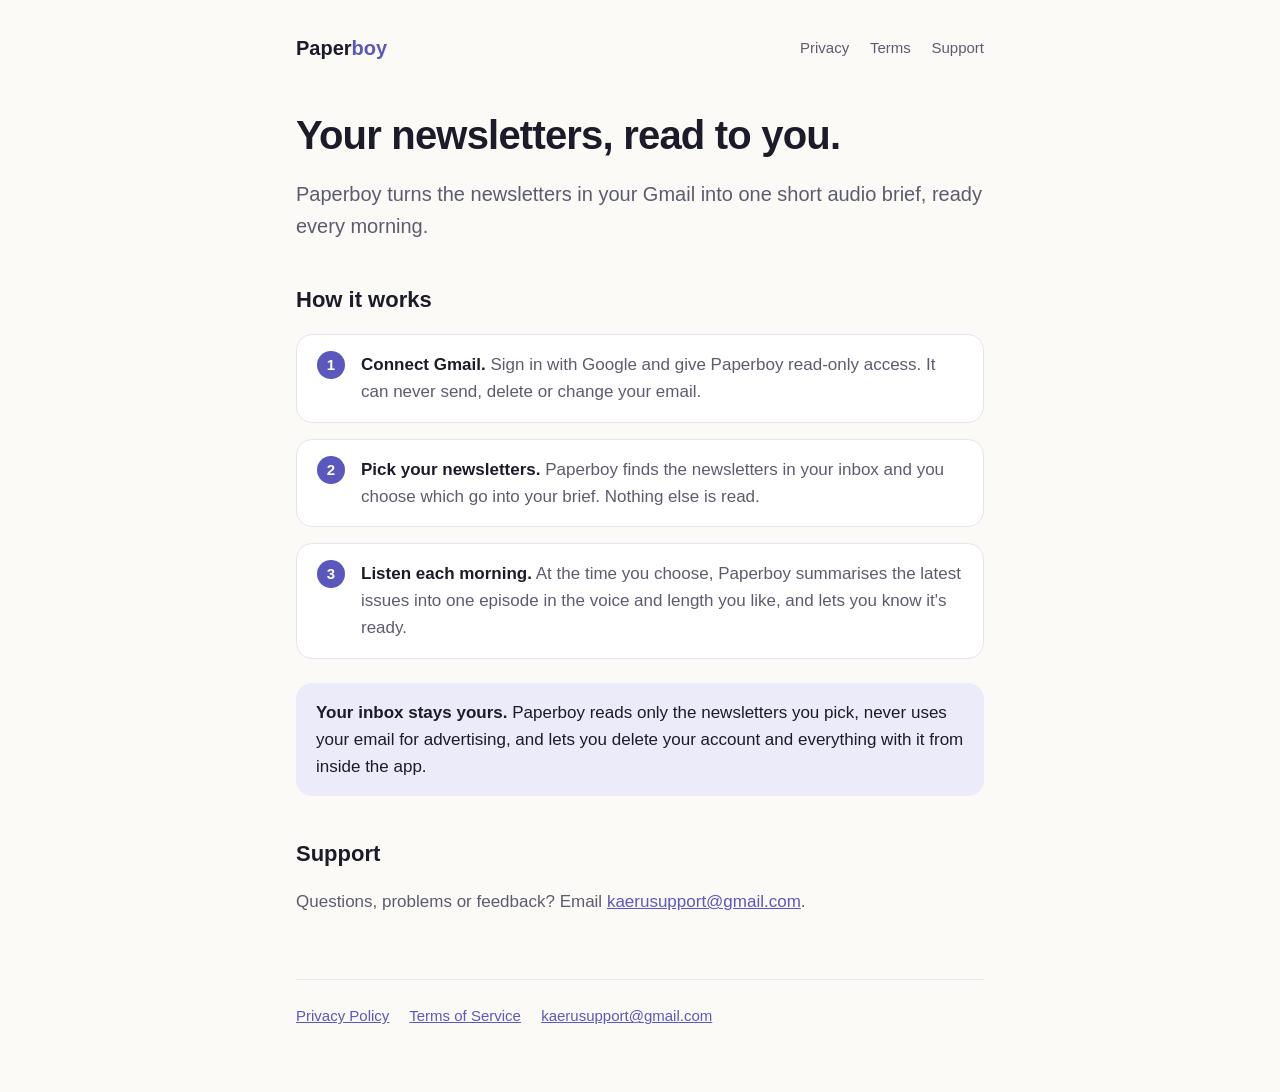
<file: index.html>
<!doctype html>
<html lang="en">
<head>
  <meta charset="utf-8">
  <meta name="viewport" content="width=device-width, initial-scale=1">
  <meta name="google-site-verification" content="I0Dlrtzeixy-xYSXReyjt2TwpqHie2jMjSqlJmAjYB4" />
  <title>Paperboy</title>
  <meta name="description" content="Paperboy turns the newsletters in your Gmail into one short audio brief every morning.">
  <link rel="stylesheet" href="style.css">
</head>
<body>
  <div class="wrap">
    <header>
      <a class="brand" href="./">Paper<span>boy</span></a>
      <nav>
        <a href="privacy.html">Privacy</a>
        <a href="terms.html">Terms</a>
        <a href="mailto:kaerusupport@gmail.com">Support</a>
      </nav>
    </header>

    <main>
      <h1>Your newsletters, read to you.</h1>
      <p class="lede">Paperboy turns the newsletters in your Gmail into one short audio brief, ready every morning.</p>

      <h2>How it works</h2>
      <ol class="steps">
        <li><strong>Connect Gmail.</strong> Sign in with Google and give Paperboy read-only access. It can never send, delete or change your email.</li>
        <li><strong>Pick your newsletters.</strong> Paperboy finds the newsletters in your inbox and you choose which go into your brief. Nothing else is read.</li>
        <li><strong>Listen each morning.</strong> At the time you choose, Paperboy summarises the latest issues into one episode in the voice and length you like, and lets you know it's ready.</li>
      </ol>

      <div class="callout">
        <p><strong>Your inbox stays yours.</strong> Paperboy reads only the newsletters you pick, never uses your email for advertising, and lets you delete your account and everything with it from inside the app.</p>
      </div>

      <h2>Support</h2>
      <p>Questions, problems or feedback? Email <a href="mailto:kaerusupport@gmail.com">kaerusupport@gmail.com</a>.</p>
    </main>

    <footer>
      <a href="privacy.html">Privacy Policy</a>
      <a href="terms.html">Terms of Service</a>
      <a href="mailto:kaerusupport@gmail.com">kaerusupport@gmail.com</a>
    </footer>
  </div>
</body>
</html>
</file>
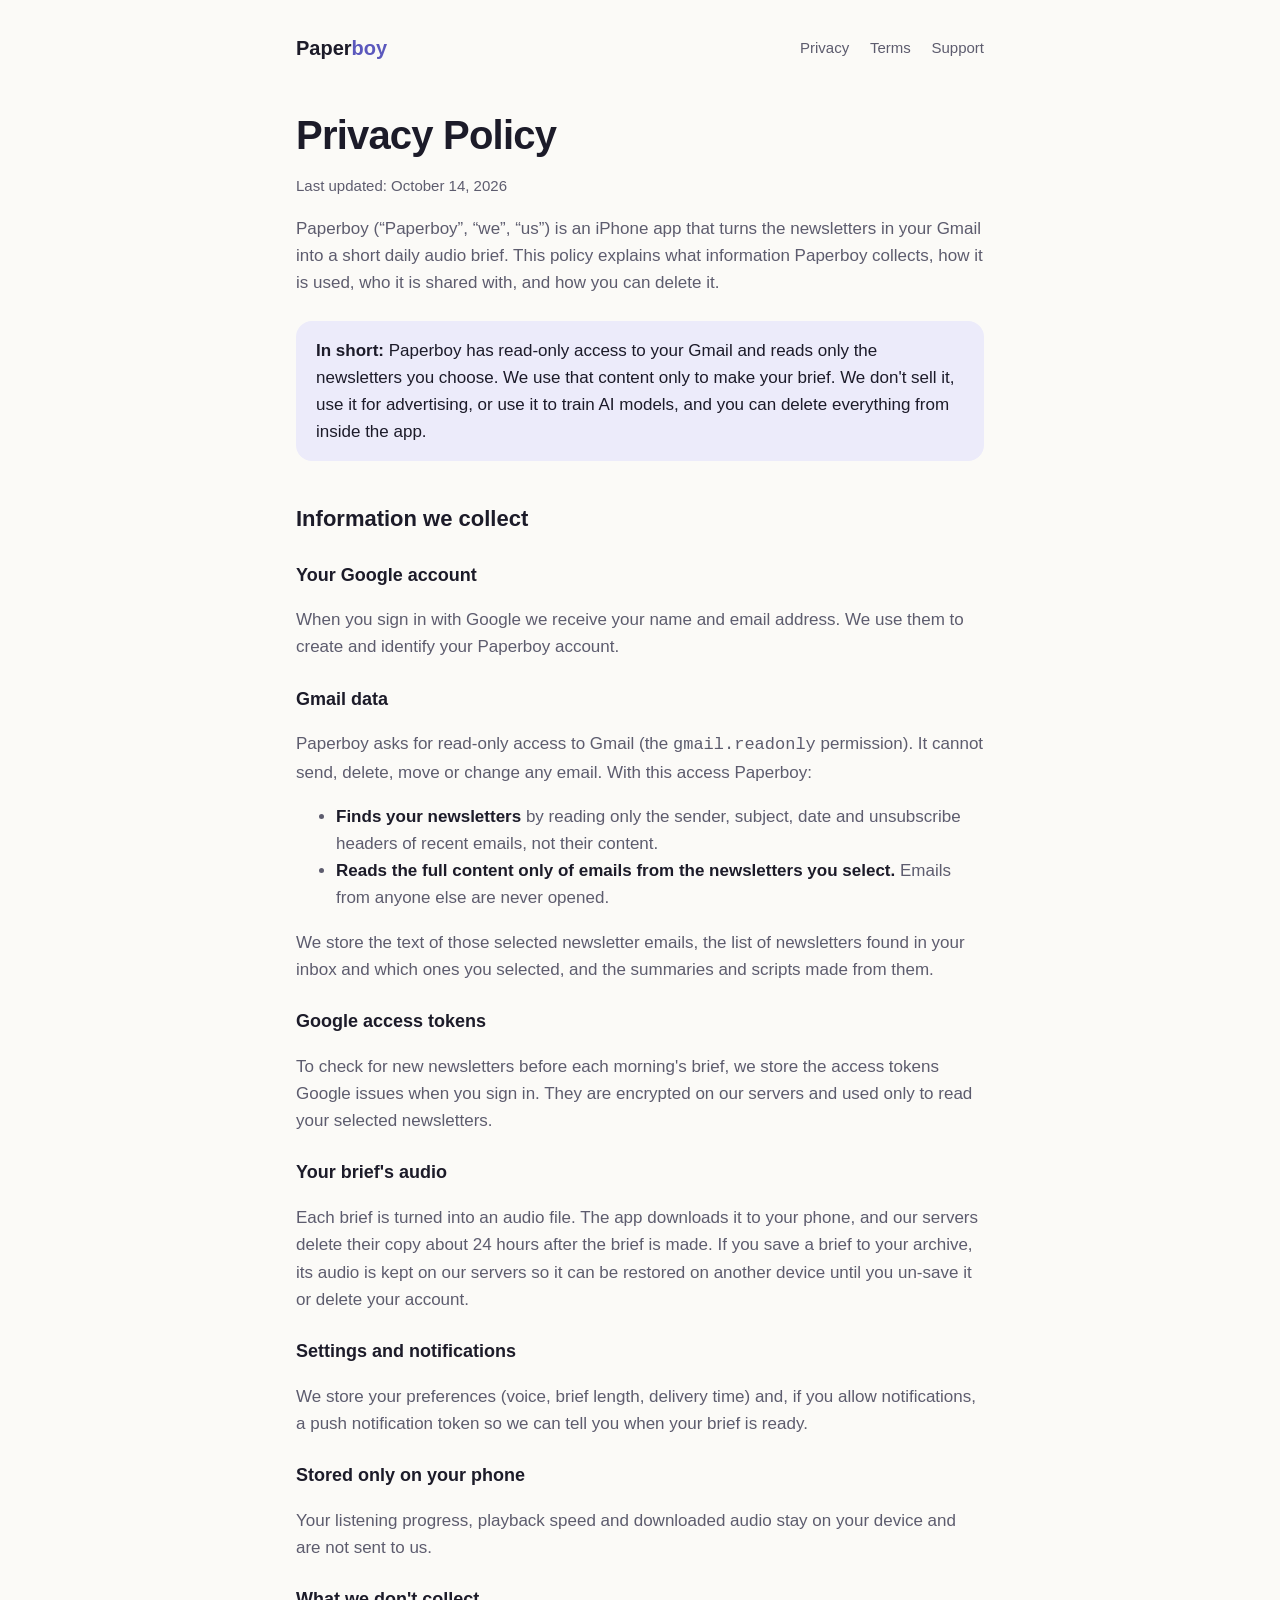
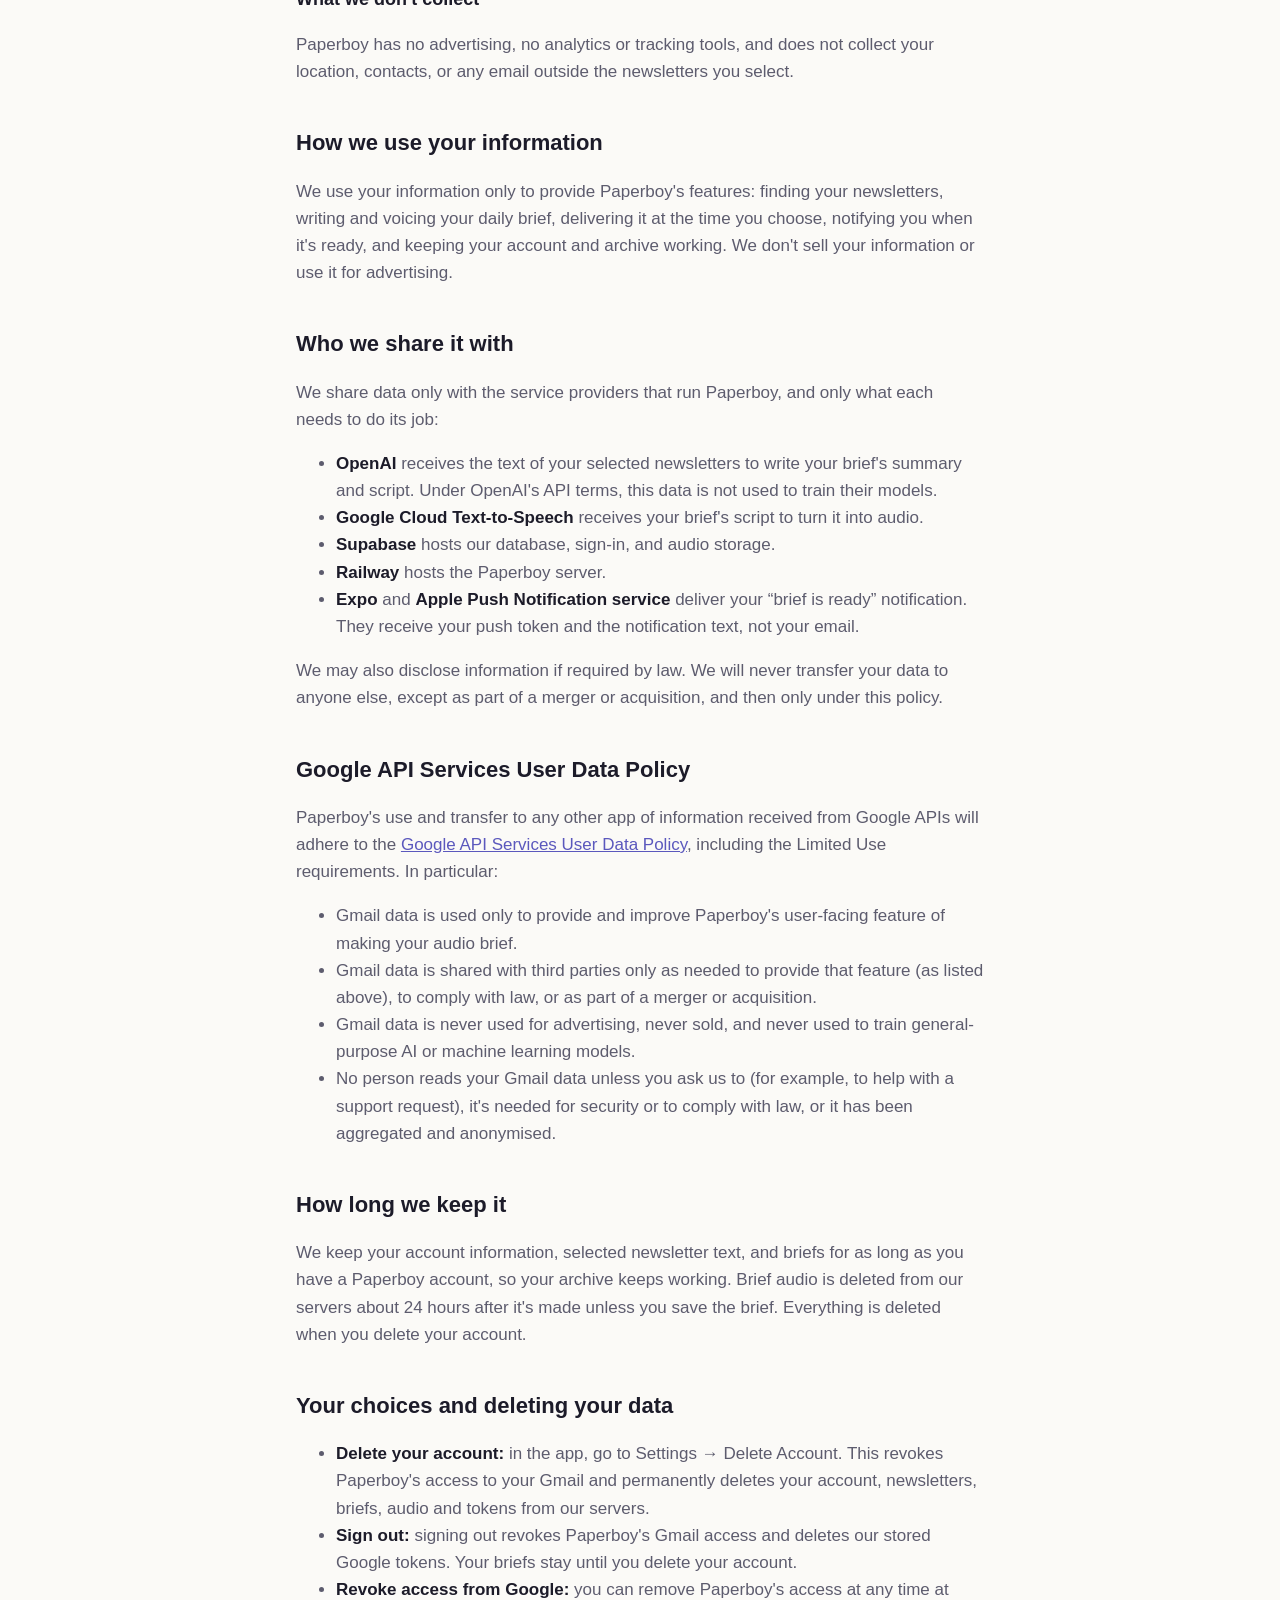
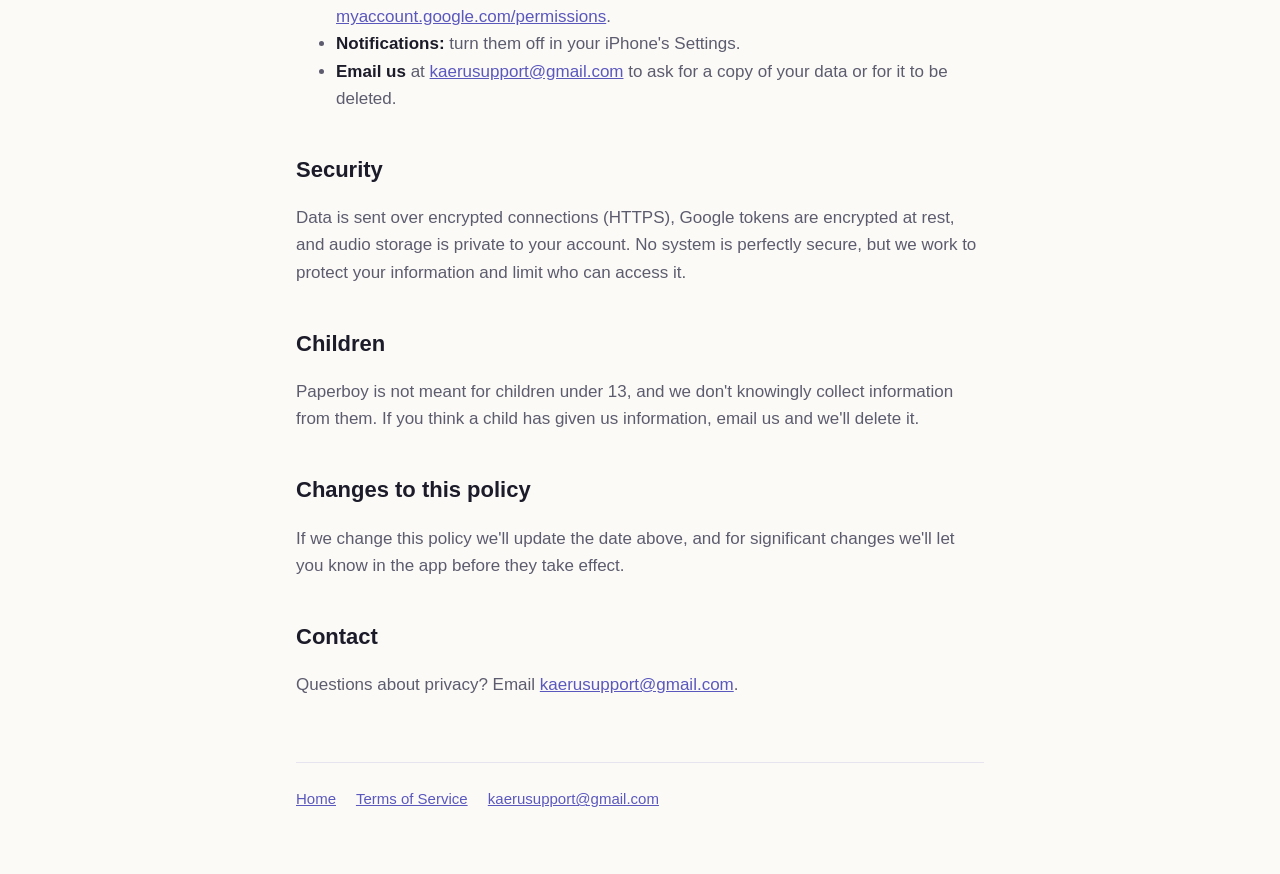
<file: privacy.html>
<!doctype html>
<html lang="en">
<head>
  <meta charset="utf-8">
  <meta name="viewport" content="width=device-width, initial-scale=1">
  <title>Paperboy Privacy Policy</title>
  <meta name="description" content="How Paperboy collects, uses, stores and deletes your information, including data from Gmail.">
  <link rel="stylesheet" href="style.css">
</head>
<body>
  <div class="wrap">
    <header>
      <a class="brand" href="./">Paper<span>boy</span></a>
      <nav>
        <a href="privacy.html">Privacy</a>
        <a href="terms.html">Terms</a>
        <a href="mailto:kaerusupport@gmail.com">Support</a>
      </nav>
    </header>

    <main>
      <h1>Privacy Policy</h1>
      <p class="updated">Last updated: October 14, 2026</p>

      <p>Paperboy (“Paperboy”, “we”, “us”) is an iPhone app that turns the newsletters in your Gmail into a short daily audio brief. This policy explains what information Paperboy collects, how it is used, who it is shared with, and how you can delete it.</p>

      <div class="callout">
        <p><strong>In short:</strong> Paperboy has read-only access to your Gmail and reads only the newsletters you choose. We use that content only to make your brief. We don't sell it, use it for advertising, or use it to train AI models, and you can delete everything from inside the app.</p>
      </div>

      <h2>Information we collect</h2>

      <h3>Your Google account</h3>
      <p>When you sign in with Google we receive your name and email address. We use them to create and identify your Paperboy account.</p>

      <h3>Gmail data</h3>
      <p>Paperboy asks for read-only access to Gmail (the <code>gmail.readonly</code> permission). It cannot send, delete, move or change any email. With this access Paperboy:</p>
      <ul>
        <li><strong>Finds your newsletters</strong> by reading only the sender, subject, date and unsubscribe headers of recent emails, not their content.</li>
        <li><strong>Reads the full content only of emails from the newsletters you select.</strong> Emails from anyone else are never opened.</li>
      </ul>
      <p>We store the text of those selected newsletter emails, the list of newsletters found in your inbox and which ones you selected, and the summaries and scripts made from them.</p>

      <h3>Google access tokens</h3>
      <p>To check for new newsletters before each morning's brief, we store the access tokens Google issues when you sign in. They are encrypted on our servers and used only to read your selected newsletters.</p>

      <h3>Your brief's audio</h3>
      <p>Each brief is turned into an audio file. The app downloads it to your phone, and our servers delete their copy about 24 hours after the brief is made. If you save a brief to your archive, its audio is kept on our servers so it can be restored on another device until you un-save it or delete your account.</p>

      <h3>Settings and notifications</h3>
      <p>We store your preferences (voice, brief length, delivery time) and, if you allow notifications, a push notification token so we can tell you when your brief is ready.</p>

      <h3>Stored only on your phone</h3>
      <p>Your listening progress, playback speed and downloaded audio stay on your device and are not sent to us.</p>

      <h3>What we don't collect</h3>
      <p>Paperboy has no advertising, no analytics or tracking tools, and does not collect your location, contacts, or any email outside the newsletters you select.</p>

      <h2>How we use your information</h2>
      <p>We use your information only to provide Paperboy's features: finding your newsletters, writing and voicing your daily brief, delivering it at the time you choose, notifying you when it's ready, and keeping your account and archive working. We don't sell your information or use it for advertising.</p>

      <h2>Who we share it with</h2>
      <p>We share data only with the service providers that run Paperboy, and only what each needs to do its job:</p>
      <ul>
        <li><strong>OpenAI</strong> receives the text of your selected newsletters to write your brief's summary and script. Under OpenAI's API terms, this data is not used to train their models.</li>
        <li><strong>Google Cloud Text-to-Speech</strong> receives your brief's script to turn it into audio.</li>
        <li><strong>Supabase</strong> hosts our database, sign-in, and audio storage.</li>
        <li><strong>Railway</strong> hosts the Paperboy server.</li>
        <li><strong>Expo</strong> and <strong>Apple Push Notification service</strong> deliver your “brief is ready” notification. They receive your push token and the notification text, not your email.</li>
      </ul>
      <p>We may also disclose information if required by law. We will never transfer your data to anyone else, except as part of a merger or acquisition, and then only under this policy.</p>

      <h2>Google API Services User Data Policy</h2>
      <p>Paperboy's use and transfer to any other app of information received from Google APIs will adhere to the <a href="https://developers.google.com/terms/api-services-user-data-policy">Google API Services User Data Policy</a>, including the Limited Use requirements. In particular:</p>
      <ul>
        <li>Gmail data is used only to provide and improve Paperboy's user-facing feature of making your audio brief.</li>
        <li>Gmail data is shared with third parties only as needed to provide that feature (as listed above), to comply with law, or as part of a merger or acquisition.</li>
        <li>Gmail data is never used for advertising, never sold, and never used to train general-purpose AI or machine learning models.</li>
        <li>No person reads your Gmail data unless you ask us to (for example, to help with a support request), it's needed for security or to comply with law, or it has been aggregated and anonymised.</li>
      </ul>

      <h2>How long we keep it</h2>
      <p>We keep your account information, selected newsletter text, and briefs for as long as you have a Paperboy account, so your archive keeps working. Brief audio is deleted from our servers about 24 hours after it's made unless you save the brief. Everything is deleted when you delete your account.</p>

      <h2>Your choices and deleting your data</h2>
      <ul>
        <li><strong>Delete your account:</strong> in the app, go to Settings → Delete Account. This revokes Paperboy's access to your Gmail and permanently deletes your account, newsletters, briefs, audio and tokens from our servers.</li>
        <li><strong>Sign out:</strong> signing out revokes Paperboy's Gmail access and deletes our stored Google tokens. Your briefs stay until you delete your account.</li>
        <li><strong>Revoke access from Google:</strong> you can remove Paperboy's access at any time at <a href="https://myaccount.google.com/permissions">myaccount.google.com/permissions</a>.</li>
        <li><strong>Notifications:</strong> turn them off in your iPhone's Settings.</li>
        <li><strong>Email us</strong> at <a href="mailto:kaerusupport@gmail.com">kaerusupport@gmail.com</a> to ask for a copy of your data or for it to be deleted.</li>
      </ul>

      <h2>Security</h2>
      <p>Data is sent over encrypted connections (HTTPS), Google tokens are encrypted at rest, and audio storage is private to your account. No system is perfectly secure, but we work to protect your information and limit who can access it.</p>

      <h2>Children</h2>
      <p>Paperboy is not meant for children under 13, and we don't knowingly collect information from them. If you think a child has given us information, email us and we'll delete it.</p>

      <h2>Changes to this policy</h2>
      <p>If we change this policy we'll update the date above, and for significant changes we'll let you know in the app before they take effect.</p>

      <h2>Contact</h2>
      <p>Questions about privacy? Email <a href="mailto:kaerusupport@gmail.com">kaerusupport@gmail.com</a>.</p>
    </main>

    <footer>
      <a href="./">Home</a>
      <a href="terms.html">Terms of Service</a>
      <a href="mailto:kaerusupport@gmail.com">kaerusupport@gmail.com</a>
    </footer>
  </div>
</body>
</html>
</file>
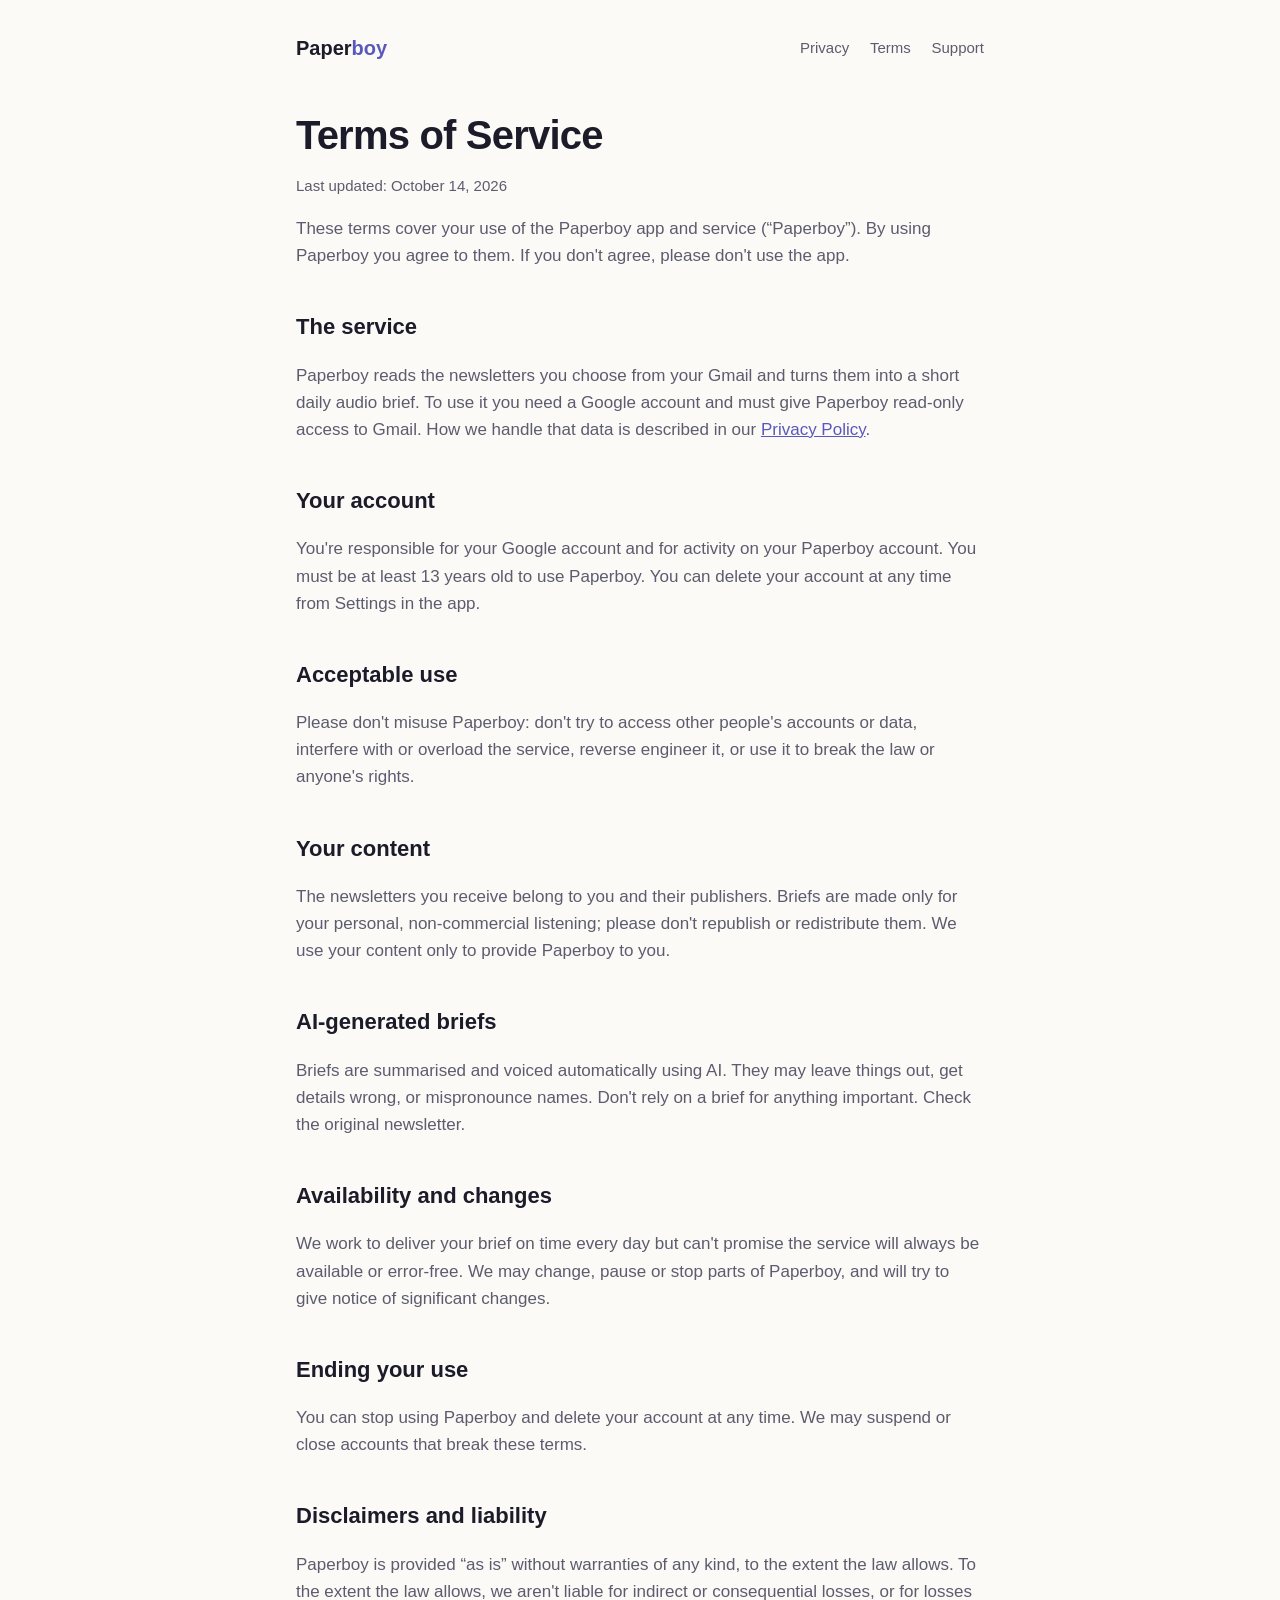
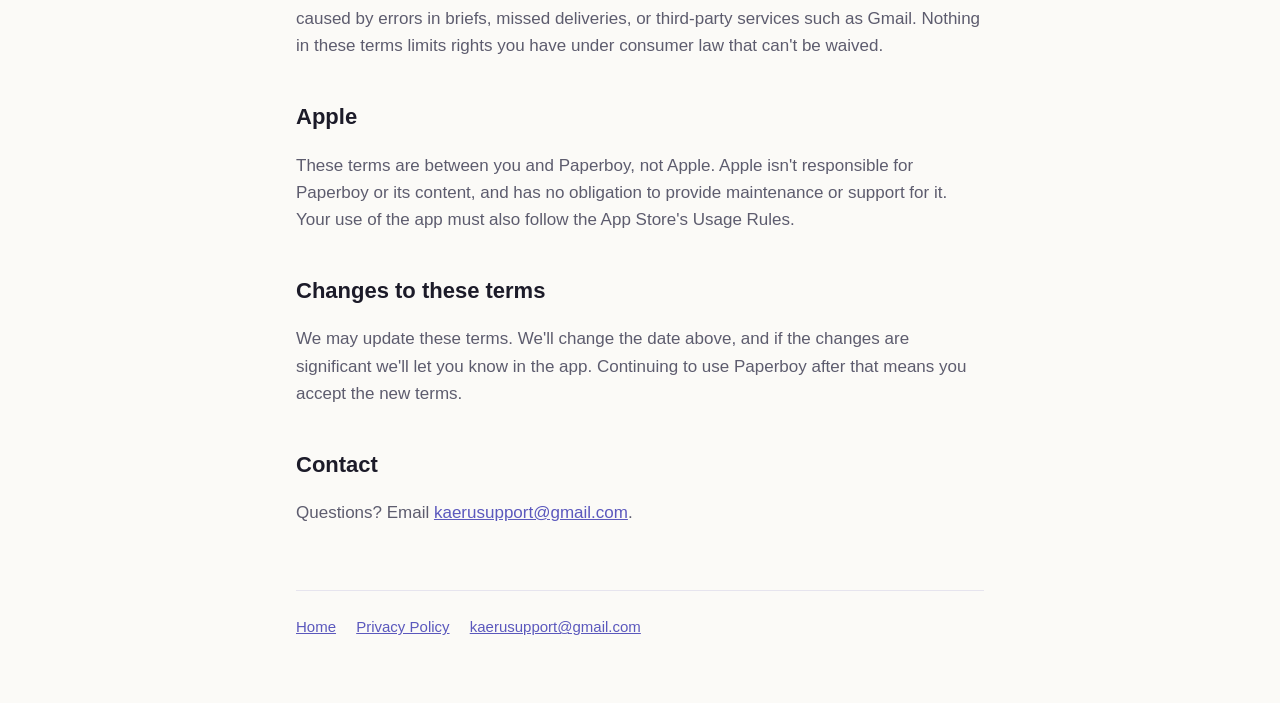
<file: terms.html>
<!doctype html>
<html lang="en">
<head>
  <meta charset="utf-8">
  <meta name="viewport" content="width=device-width, initial-scale=1">
  <title>Paperboy Terms of Service</title>
  <meta name="description" content="The terms for using the Paperboy app.">
  <link rel="stylesheet" href="style.css">
</head>
<body>
  <div class="wrap">
    <header>
      <a class="brand" href="./">Paper<span>boy</span></a>
      <nav>
        <a href="privacy.html">Privacy</a>
        <a href="terms.html">Terms</a>
        <a href="mailto:kaerusupport@gmail.com">Support</a>
      </nav>
    </header>

    <main>
      <h1>Terms of Service</h1>
      <p class="updated">Last updated: October 14, 2026</p>

      <p>These terms cover your use of the Paperboy app and service (“Paperboy”). By using Paperboy you agree to them. If you don't agree, please don't use the app.</p>

      <h2>The service</h2>
      <p>Paperboy reads the newsletters you choose from your Gmail and turns them into a short daily audio brief. To use it you need a Google account and must give Paperboy read-only access to Gmail. How we handle that data is described in our <a href="privacy.html">Privacy Policy</a>.</p>

      <h2>Your account</h2>
      <p>You're responsible for your Google account and for activity on your Paperboy account. You must be at least 13 years old to use Paperboy. You can delete your account at any time from Settings in the app.</p>

      <h2>Acceptable use</h2>
      <p>Please don't misuse Paperboy: don't try to access other people's accounts or data, interfere with or overload the service, reverse engineer it, or use it to break the law or anyone's rights.</p>

      <h2>Your content</h2>
      <p>The newsletters you receive belong to you and their publishers. Briefs are made only for your personal, non-commercial listening; please don't republish or redistribute them. We use your content only to provide Paperboy to you.</p>

      <h2>AI-generated briefs</h2>
      <p>Briefs are summarised and voiced automatically using AI. They may leave things out, get details wrong, or mispronounce names. Don't rely on a brief for anything important. Check the original newsletter.</p>

      <h2>Availability and changes</h2>
      <p>We work to deliver your brief on time every day but can't promise the service will always be available or error-free. We may change, pause or stop parts of Paperboy, and will try to give notice of significant changes.</p>

      <h2>Ending your use</h2>
      <p>You can stop using Paperboy and delete your account at any time. We may suspend or close accounts that break these terms.</p>

      <h2>Disclaimers and liability</h2>
      <p>Paperboy is provided “as is” without warranties of any kind, to the extent the law allows. To the extent the law allows, we aren't liable for indirect or consequential losses, or for losses caused by errors in briefs, missed deliveries, or third-party services such as Gmail. Nothing in these terms limits rights you have under consumer law that can't be waived.</p>

      <h2>Apple</h2>
      <p>These terms are between you and Paperboy, not Apple. Apple isn't responsible for Paperboy or its content, and has no obligation to provide maintenance or support for it. Your use of the app must also follow the App Store's Usage Rules.</p>

      <h2>Changes to these terms</h2>
      <p>We may update these terms. We'll change the date above, and if the changes are significant we'll let you know in the app. Continuing to use Paperboy after that means you accept the new terms.</p>

      <h2>Contact</h2>
      <p>Questions? Email <a href="mailto:kaerusupport@gmail.com">kaerusupport@gmail.com</a>.</p>
    </main>

    <footer>
      <a href="./">Home</a>
      <a href="privacy.html">Privacy Policy</a>
      <a href="mailto:kaerusupport@gmail.com">kaerusupport@gmail.com</a>
    </footer>
  </div>
</body>
</html>
</file>
<file: style.css>
:root {
  --accent: #5b58bd;
  --accent-soft: #ecebfa;
  --text: #1c1b29;
  --secondary: #5d5c6e;
  --background: #fbfaf7;
  --card: #ffffff;
  --separator: #e6e4ee;
}

@media (prefers-color-scheme: dark) {
  :root {
    --accent: #9c99f0;
    --accent-soft: #26254a;
    --text: #f2f1f7;
    --secondary: #aeadc0;
    --background: #121218;
    --card: #1c1c25;
    --separator: #2c2b38;
  }
}

* {
  box-sizing: border-box;
}

body {
  margin: 0;
  background: var(--background);
  color: var(--text);
  font: 17px/1.6 -apple-system, BlinkMacSystemFont, "Segoe UI", Roboto, Helvetica, Arial, sans-serif;
}

.wrap {
  max-width: 720px;
  margin: 0 auto;
  padding: 32px 16px 64px;
}

header {
  display: flex;
  align-items: center;
  justify-content: space-between;
  gap: 16px;
  margin-bottom: 48px;
}

.brand {
  font-weight: 700;
  font-size: 20px;
  color: var(--text);
  text-decoration: none;
}

.brand span {
  color: var(--accent);
}

nav a {
  color: var(--secondary);
  text-decoration: none;
  margin-left: 16px;
  font-size: 15px;
}

nav a:hover,
a {
  color: var(--accent);
}

h1 {
  font-size: 40px;
  line-height: 1.15;
  margin: 0 0 16px;
  letter-spacing: -0.02em;
}

h2 {
  font-size: 22px;
  margin: 40px 0 8px;
}

h3 {
  font-size: 18px;
  margin: 24px 0 4px;
}

p,
li {
  color: var(--secondary);
}

strong {
  color: var(--text);
}

.lede {
  font-size: 20px;
}

.updated {
  font-size: 15px;
}

.card {
  background: var(--card);
  border: 1px solid var(--separator);
  border-radius: 20px;
  padding: 24px;
  margin: 24px 0;
}

.callout {
  background: var(--accent-soft);
  border-radius: 16px;
  padding: 16px 20px;
  margin: 24px 0;
}

.callout p {
  margin: 0;
  color: var(--text);
}

.steps {
  display: grid;
  gap: 16px;
  padding: 0;
  list-style: none;
  counter-reset: step;
}

.steps li {
  counter-increment: step;
  background: var(--card);
  border: 1px solid var(--separator);
  border-radius: 16px;
  padding: 16px 20px 16px 64px;
  position: relative;
}

.steps li::before {
  content: counter(step);
  position: absolute;
  left: 20px;
  top: 16px;
  width: 28px;
  height: 28px;
  border-radius: 14px;
  background: var(--accent);
  color: #fff;
  font-weight: 700;
  font-size: 15px;
  display: flex;
  align-items: center;
  justify-content: center;
}

footer {
  margin-top: 64px;
  padding-top: 24px;
  border-top: 1px solid var(--separator);
  font-size: 15px;
  color: var(--secondary);
}

footer a {
  margin-right: 16px;
}

@media (max-width: 480px) {
  h1 {
    font-size: 32px;
  }
  header {
    flex-direction: column;
    align-items: flex-start;
  }
  nav a {
    margin: 0 16px 0 0;
  }
}
</file>
